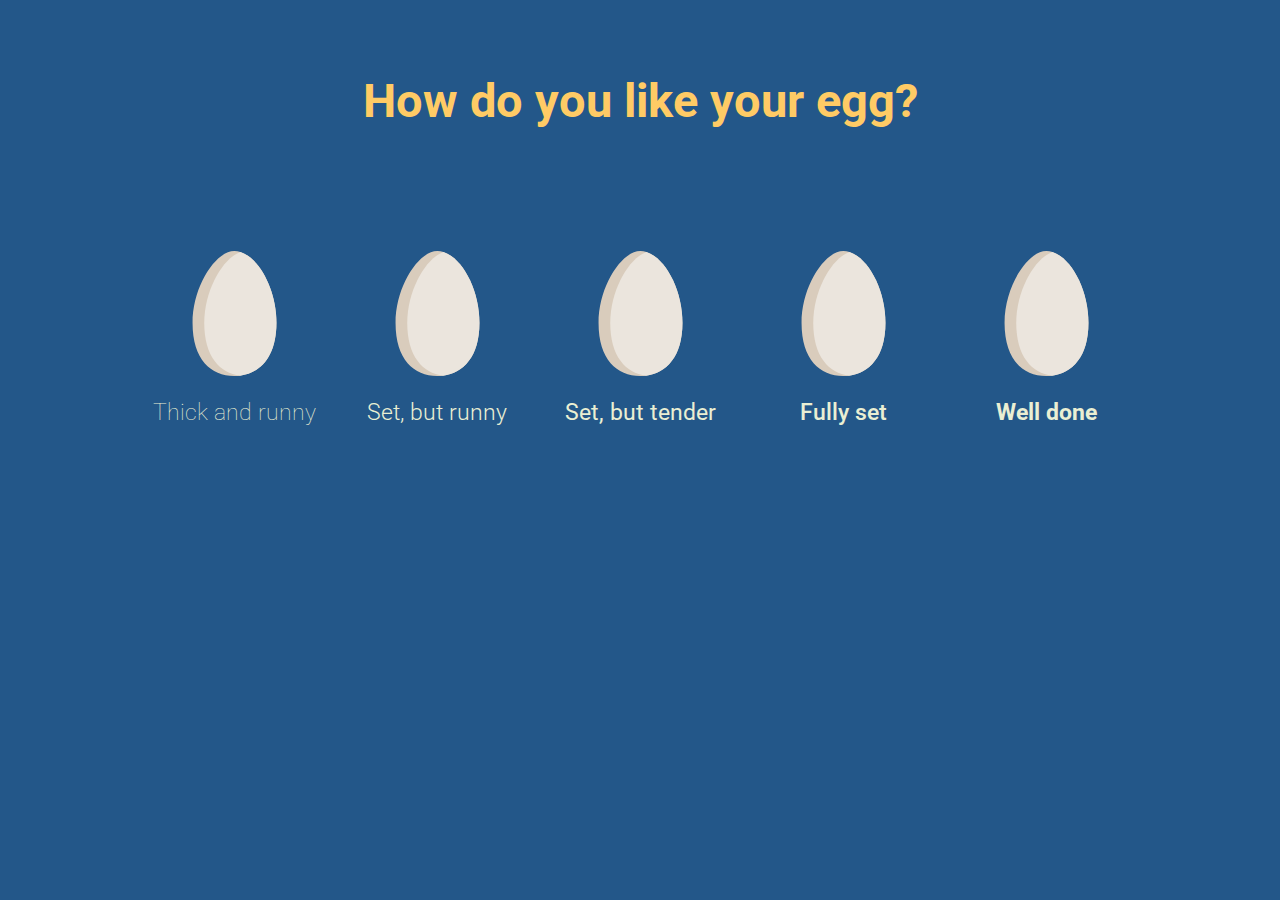
<file: index.html>
<!DOCTYPE html>
<html>
<head>
    <meta charset='utf-8'>
    <meta http-equiv='X-UA-Compatible' content='IE=edge'>
    <title>Egg timer</title>
    <meta name='viewport' content='width=device-width, initial-scale=1'>
    <link rel='stylesheet' type='text/css' media='screen' href='styles/index.css'>
    <link rel="icon" href="img/logo.png">
</head>
<body>
    <!-- Title -->
    <h2 id="title">How do you like your egg?</h2>

    <!-- Selection -->
    <div id="selection-wrapper">
        <div class="selection" id="1">
            <img src="../img/egg_transparent.svg" alt="soft" class="img">
            <p class="img-text" style="font-weight: 100">Thick and runny</p>
        </div>

        <div class="selection" id="2">
            <img src="../img/egg_transparent.svg" alt="thick and runny" class="img">
            <p class="img-text" style="font-weight: 300">Set, but runny</p>
        </div>

        <div class="selection" id="3">
            <img src="../img/egg_transparent.svg" alt="almost firm" class="img">
            <p class="img-text" style="font-weight: 400">Set, but tender</p>
        </div>

        <div class="selection" id="4">
            <img src="../img/egg_transparent.svg" alt="nearly there" class="img">
            <p class="img-text" style="font-weight: 500">Fully set</p>
        </div>

        <div class="selection" id="5">
            <img src="../img/egg_transparent.svg" alt="hard" class="img">
            <p class="img-text" style="font-weight: 700">Well done</p>
        </div>
    </div>

    <script src="scripts/index.js"></script>
</body>
</html>
</file>
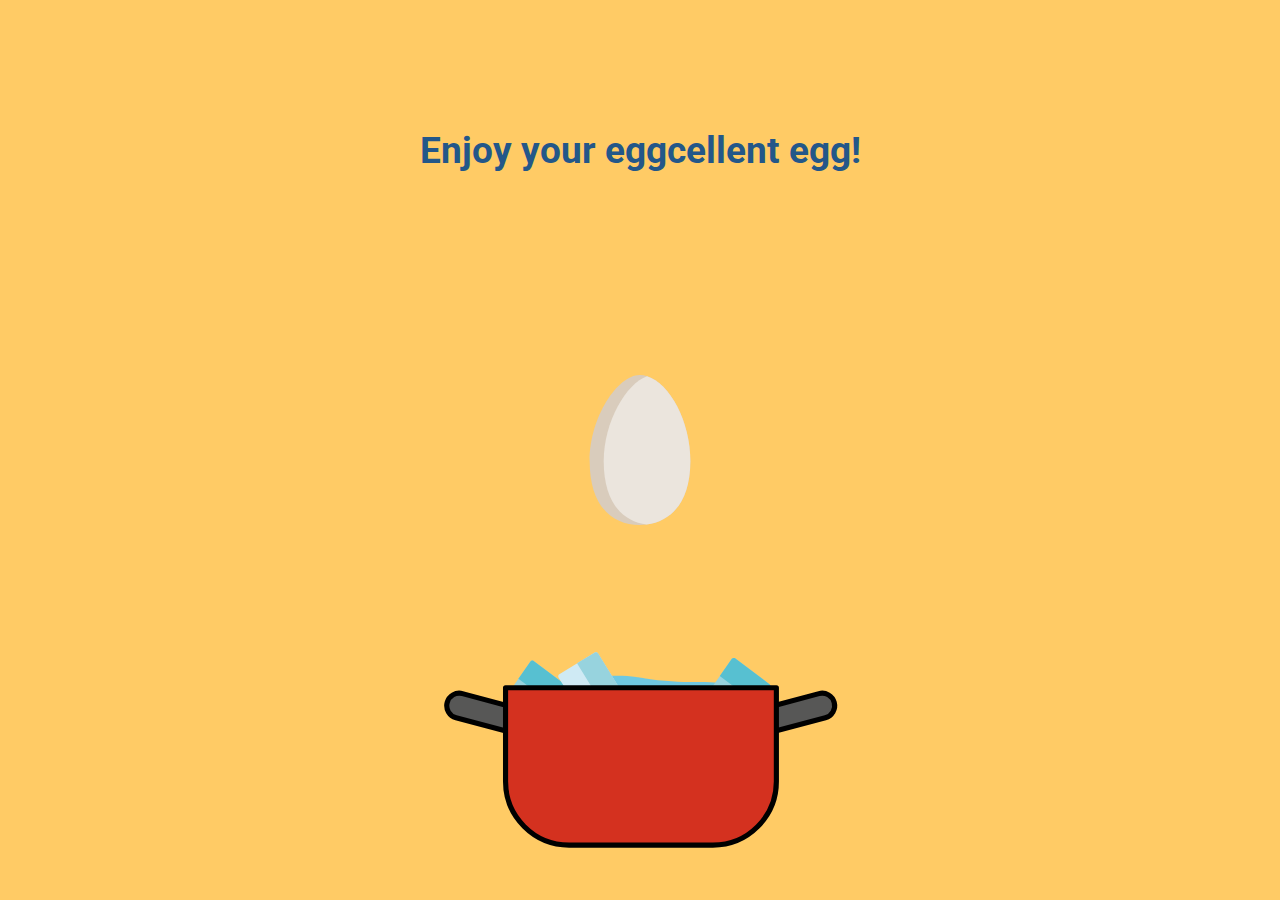
<file: pages/finished.html>
<html>
    <head>
        <meta charset='utf-8'>
        <meta http-equiv='X-UA-Compatible' content='IE=edge'>
        <title>Egg timer</title>
        <meta name='viewport' content='width=device-width, initial-scale=1'>
        <link rel="icon" href="../img/logo.png">
        <link rel="stylesheet" href="../styles/finished.css">
    </head>

    <body>
        <h2>Enjoy your eggcellent egg!</h2>
        
        <div id="egg-wrapper">
            <img id="egg" src="../img/egg_transparent.svg" alt="egg">

            <p id="text">Placing your egg in ice cold water will make it easier to peel</p>

            <button class="btn" id="btn-menu">Menu</button>
        </div>
    
        <!-- <img id="pot" src="../img/pot.svg" alt="ice cold water pot"> -->
        
        <!-- <div id="pot-wrapper"> -->
            <svg id="pot" version="1.1" id="Layer_1" xmlns="http://www.w3.org/2000/svg" xmlns:xlink="http://www.w3.org/1999/xlink" x="0px" y="0px"
                viewBox="0 0 311.8 155.9" style="enable-background:new 0 0 311.8 155.9;" xml:space="preserve">
            <style type="text/css">
                .st0{fill:#6FC8E1;}
                .st1{fill:#97D3DE;}
                .st2{fill:#57C0D1;}
                .st3{fill:#CFEAF4;}
                .st4{fill:#575756;stroke:#000000;stroke-width:4;stroke-linecap:round;stroke-linejoin:round;stroke-miterlimit:10;}
                .st5{fill:#D4311F;stroke:#000000;stroke-width:4;stroke-linecap:round;stroke-linejoin:round;stroke-miterlimit:10;}
                .st6{fill:#31B1DD;stroke:#F4F4F4;stroke-width:4;stroke-linecap:round;stroke-linejoin:round;stroke-miterlimit:10;}
            </style>
            <path id="XMLID_1_" class="st0" d="M57.9,41.4c-0.9-9.2,62.4-25.7,95-20.3c1.4,0.2,5.3,0.9,11,1.7c22.9,3,36.8,1.9,47,2.3
                c24.8,1.1,51.5,12.5,51,17.7C260.5,56.6,59.5,57.6,57.9,41.4z"/>
            <path id="XMLID_20_" class="st1" d="M227.5,6.9l-18.7,26.9c-0.3,0.4-0.4,0.9-0.3,1.4c0.1,0.5,0.4,0.9,0.8,1.2l27.1,20.3
                c0.8,0.6,2,0.5,2.5-0.4l18.7-26.9c0.6-0.8,0.4-2-0.5-2.6L230,6.5C229.2,5.9,228.1,6.1,227.5,6.9z"/>
            <path id="XMLID_19_" class="st2" d="M227.5,6.9l-9.4,13.4l30.1,22.5l9.4-13.4c0.6-0.8,0.4-2-0.5-2.6L230,6.5
                C229.2,5.9,228.1,6.1,227.5,6.9z"/>
            <g id="XMLID_10_">
                <path id="XMLID_9_" class="st1" d="M70.5,9L51.8,35.8c-0.3,0.4-0.4,0.9-0.3,1.4c0.1,0.5,0.4,0.9,0.8,1.2l27.1,20.3
                    c0.8,0.6,2,0.5,2.5-0.4l18.7-26.9c0.6-0.8,0.4-2-0.5-2.6L73,8.6C72.2,8,71.1,8.1,70.5,9z"/>
                <path id="XMLID_8_" class="st2" d="M70.5,9l-9.4,13.4l30.1,22.5l9.4-13.4c0.6-0.8,0.4-2-0.5-2.6L73,8.6C72.2,8,71.1,8.1,70.5,9z"/>
                <g id="XMLID_13_">
                    <path id="XMLID_6_" class="st3" d="M120.7,1.9L93,19c-0.4,0.2-0.7,0.7-0.8,1.1c-0.1,0.5,0,1,0.2,1.4l17.9,29
                        c0.5,0.9,1.7,1.2,2.5,0.7l27.7-17.1c0.8-0.5,1.1-1.7,0.5-2.5l-17.9-29C122.7,1.7,121.5,1.4,120.7,1.9z"/>
                </g>
                <path id="XMLID_5_" class="st1" d="M120.7,1.9l-13.9,8.5l19.9,32.2l13.9-8.5c0.8-0.5,1.1-1.7,0.5-2.5l-17.9-29
                    C122.7,1.7,121.5,1.4,120.7,1.9z"/>
            </g>
            <path id="XMLID_22_" class="st4" d="M300.4,52.8c5.2-1.4,8.3-6.7,6.9-11.9c-1.4-5.2-6.7-8.3-11.9-6.9L255,44.8l5,18.8L300.4,52.8z"
                />
            <path id="XMLID_21_" class="st4" d="M12.5,52.8c-5.2-1.4-8.3-6.7-6.9-11.9c1.4-5.2,6.7-8.3,11.9-6.9l40.4,10.8l-5,18.8L12.5,52.8z"
                />
            <path id="XMLID_11_" class="st5" d="M51.1,102.6c0,27.3,22.2,49.5,49.5,49.5h112.1c27.3,0,49.5-22.2,49.5-49.5V29.4H51.1V102.6z"/>
            <path id="XMLID_7_" class="st6" d="M113.7,20"/>
            </svg>
        <!-- </div> -->

        <script src="../scripts/finished.js"></script>
    </body>
</html>
</file>
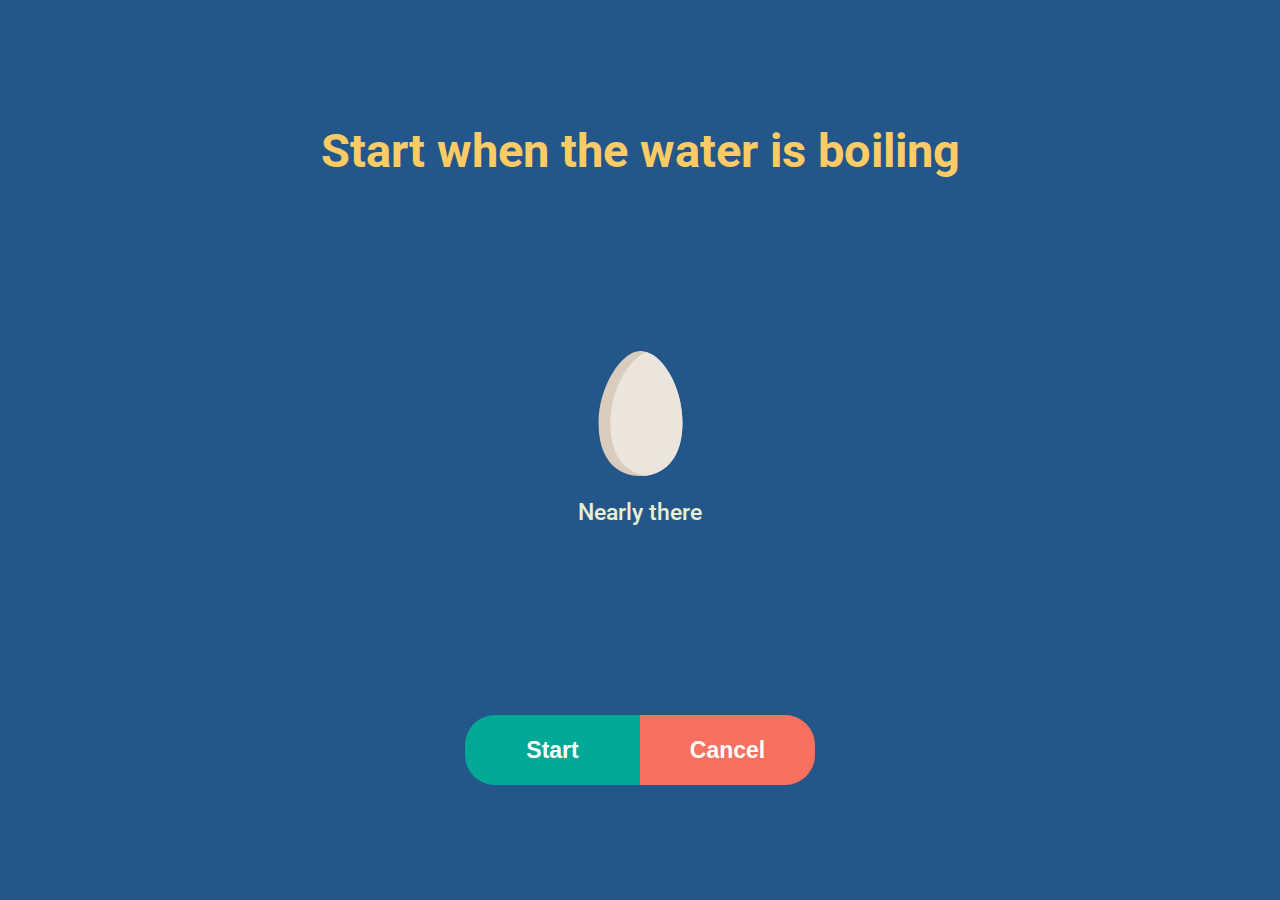
<file: pages/start.html>
<html>
    <head>
        <meta charset='utf-8'>
        <meta http-equiv='X-UA-Compatible' content='IE=edge'>
        <title>Egg timer</title>
        <meta name='viewport' content='width=device-width, initial-scale=1'>
        <link rel="icon" href="../img/logo.png">
        <link rel="stylesheet" href="../styles/start.css">
    </head>

    <body>
        <h2>Start when the water is boiling</h2>

        <div class="selection">
                <img src="../img/egg_transparent.svg" alt="nearly there" class="img">
                <p class="img-text" style="font-weight: 500">Nearly there</p>
        </div>

        <div id="btn-wrapper">
            <button id="btn-left" class="btn">Start</button>
            <button id="btn-right" class="btn">Cancel</button>
        </div>

        <script src="../scripts/start.js"></script>
    </body>
</html>
</file>
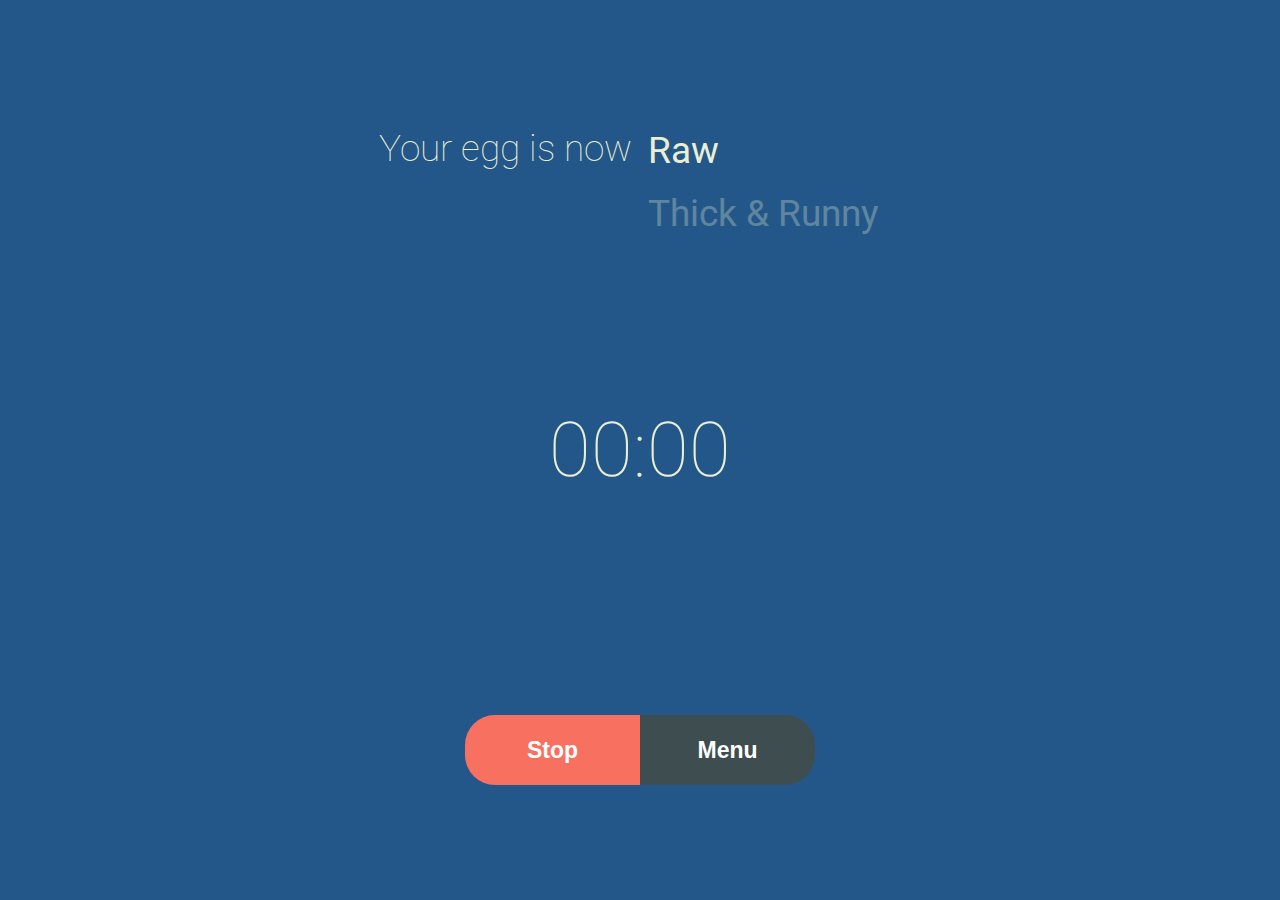
<file: pages/timer.html>
<html>
    <head>
        <meta charset='utf-8'>
        <meta http-equiv='X-UA-Compatible' content='IE=edge'>
        <title>Egg timer</title>
        <meta name='viewport' content='width=device-width, initial-scale=1'>
        <link rel="icon" href="../img/logo.png">
        <link rel="stylesheet" href="../styles/timer.css">
    </head>

    <body>
        <div id="status-wrapper">
            <div id="status-msg">Your egg is now</div>
            <div id="status"></div> 
        </div>

        <div id="time">00:00</div>

        <div id="btn-wrapper">
            <button id="btn-left" class="btn">Stop</button>
            <button id="btn-right" class="btn">Menu</button>
        </div>

        <script src="../scripts/timer.js"></script>
        <script src="../scripts/statusSwitcher.js"></script>
    
        <img src="../img/bell.svg" alt="bell-icon" class="svg" id="bell">
    </body>
</html>
</file>
<file: styles/index.css>
@import "master.css";

body {
    margin: 0;
    padding: 0;
    background-color: var(--main-blue);
    display: grid;
    grid-template-rows: 40% 60%;
    min-height: 500px;
    align-items:center;
    justify-items: center;
}

h2 {
    text-align: center;
    font-size: 47px;
    color: var(--main-yellow);
}

#selection-wrapper {
    max-width: 1000px;
    display: grid;
    grid-template-columns: 1fr 1fr 1fr 1fr 1fr;
    grid-gap: 40px;
}


@media screen and (max-width: 800px) {
    h2 {
        font-size: 37px;
    }

    #selection-wrapper {
        box-sizing: border-box;
        max-width: 100%;
        padding: 30px;
        margin-bottom: 30px;
        -webkit-overflow-scrolling: touch;
        overflow-x: auto;        
    }

    #selection-wrapper::-webkit-scrollbar {
        height: 10px; 
    }

    /* The empty space “below” the progress bar. */
    #selection-wrapper::-webkit-scrollbar-track {
        /* background-color: #F5F5F5; */
        border: 1px solid var(--main-white);
        border-radius: 10px;
        margin: 40px;
    }

    /*  The draggable scrolling element resizes depending on the size of the scrollable element. */
    #selection-wrapper::-webkit-scrollbar-thumb {
        background-color: var(--main-white);
        border-radius: 10px;
    }
}

.selection {
    cursor: pointer;
    transition: all 200ms ease;
}

.selection:hover {
   transform: scale(1.1);
}

.img {
    height: 125px;
    display: block;
    margin: auto;
}

.img-text {
    font-size: 23px;
    color: var(--main-white);
    text-align: center;
}
</file>
<file: styles/finished.css>
@import 'master.css';

body {
    background-color: var(--main-yellow);
    height: 100vh;
    min-height: 500px;
    display: grid;
    grid-template-rows: 1fr 1fr minmax(200px, 1fr);
    align-items: center;
    box-sizing: border-box;
}

h2 {
    color: var(--main-blue);
    font-size: 37px;
}

#egg-wrapper {
    position: relative;
}

#egg {
    position: absolute;
    z-index: -1;
    height: 150px;
    margin: auto;
    left: 0; right: 0; top: 0; bottom: 0;
    animation: eggDrop 500ms 1500ms;
    animation-timing-function: cubic-bezier(0.33333, 0, 0.66667, 0.33333);
    animation-fill-mode: forwards;
}

@keyframes eggDrop {
    from {top: 0px;}
    to {top: 500px;}
}

#text {
    padding: 0 20px;
    text-align: center;
    font-size: 23px;
    font-weight: 300;
    opacity: 0;
    animation: fadeAppear 1200ms 2700ms ease;
    animation-fill-mode: forwards;
}

#btn-menu {
    opacity: 0;
    left: 0; right: 0; top: 0; bottom: 0;
    animation: fadeAppear 1s 7s ease;
    animation-fill-mode: forwards;
}

@keyframes fadeAppear {
    from {opacity: 0;}
    to {opacity: 1;}
}

@keyframes fadeDissappear {
    from {opacity: 1;}
    to {opacity: 0;}
}

#pot {
    width: 400px;
    margin: auto;
    padding: 20px;
}

@media screen and (max-width: 500px) {
    #egg {
        height: 130px;
    }
    
    #pot {
        width: 350px;
    }
}

@media screen and (max-width: 400px) {
    #egg {
        height: 110px;
    }
    
    #pot {
        width: 300px;
    }
}
</file>
<file: styles/start.css>
@import "./master.css";

body {
    background-color: var(--main-blue);
    display: grid;
    grid-template-rows: 1fr 1fr 1fr;
    height: 100vh;
    align-items:center;
    justify-items: center;
}

#btn-left {
    background-color: var(--main-green);
}

#btn-right {
    background-color: var(--main-red);
}

/* Remove hover effect and pointer */
.selection:hover {
    cursor: default;
    transform: scale(1);
}
</file>
<file: styles/timer.css>
@import './master.css';

body {
    background-color: var(--main-blue);
    display: grid;
    grid-template-rows: 1fr 1fr 1fr;
    height: 100vh;
    align-items:center;
    justify-items: center;
}

p {
    margin: 0;
    transition: transform 1s ease;
}

#status-wrapper {
    font-size: 37px;
    color: var(--main-white);
    display: grid;
    grid-template-columns: 1fr 1fr;
    grid-gap: 16px;
}

@media screen and (max-width: 600px) {
    #status-wrapper {
        font-size: 29px;
    }
}

@media screen and (max-width: 500px) {
    #status-wrapper {
        font-size: 23px;
    }
}

@media screen and (max-width: 400px) {
    #status-wrapper {
        font-size: 18px;
    }
}

#status-msg {
    position: relative;
    top: -2px;
    font-weight: 100;
}

#status {
    position: relative;
}

#time {
    font-size: 76px;
    font-weight: 100;
    color: var(--main-white);
}

#bell {
    position: absolute;
    opacity: 0;
    height: 120px;
    fill: var(--main-white);
    color: var(--main-white);
    filter: invert(0.95);
    top: 0; left: 0; bottom: 0; right: 0;
    margin: auto;
    animation: shake 1s infinite;
}

@keyframes shake {
    0% { transform: translate(1px, 1px) rotate(0deg); }
    10% { transform: translate(-1px, -2px) rotate(-1deg); }
    20% { transform: translate(-3px, 0px) rotate(1deg); }
    30% { transform: translate(3px, 2px) rotate(0deg); }
    40% { transform: translate(1px, -1px) rotate(1deg); }
    50% { transform: translate(-1px, 2px) rotate(-1deg); }
    60% { transform: translate(-3px, 1px) rotate(0deg); }
    70% { transform: translate(3px, 1px) rotate(-1deg); }
    80% { transform: translate(-1px, -1px) rotate(1deg); }
    90% { transform: translate(1px, 2px) rotate(0deg); }
    100% { transform: translate(1px, -2px) rotate(-1deg); }
  }

#btn-right {
    background-color: var(--main-black);
}

#btn-left {
    background-color: var(--main-red);
}
</file>
